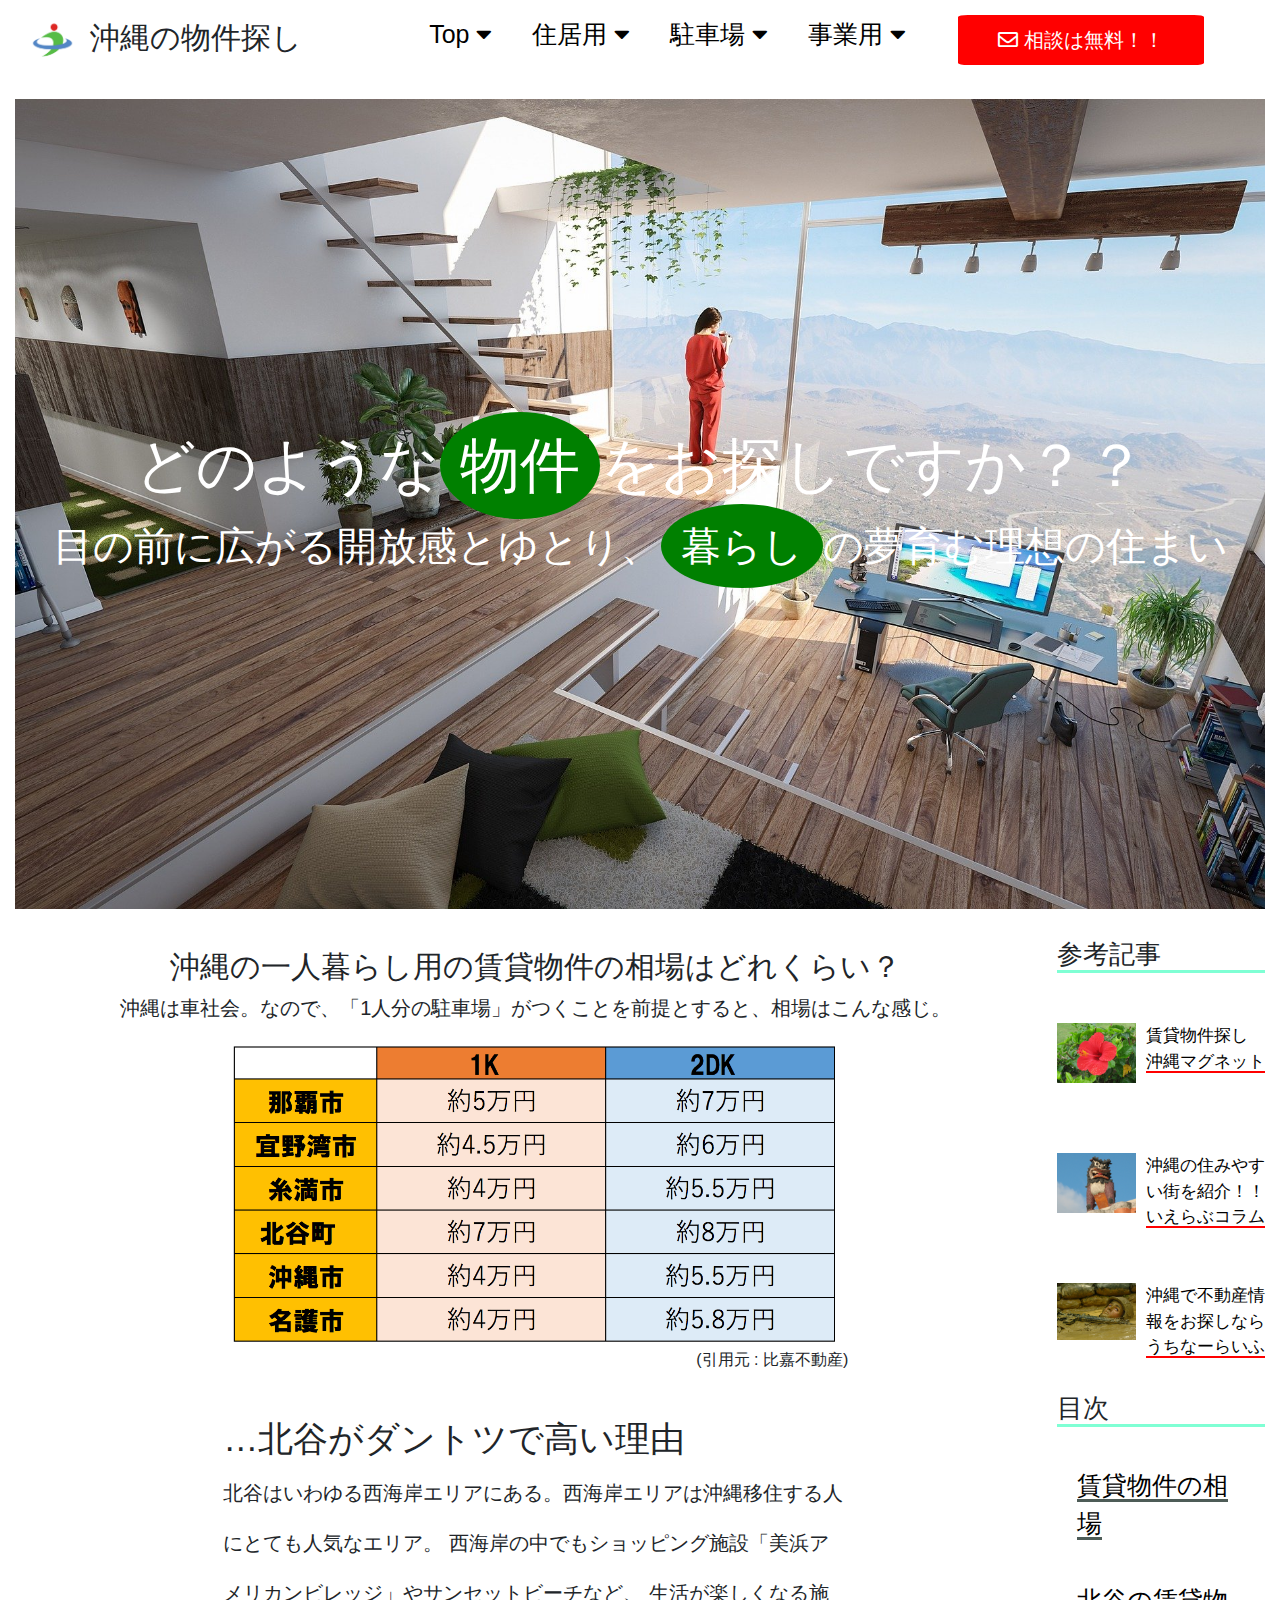
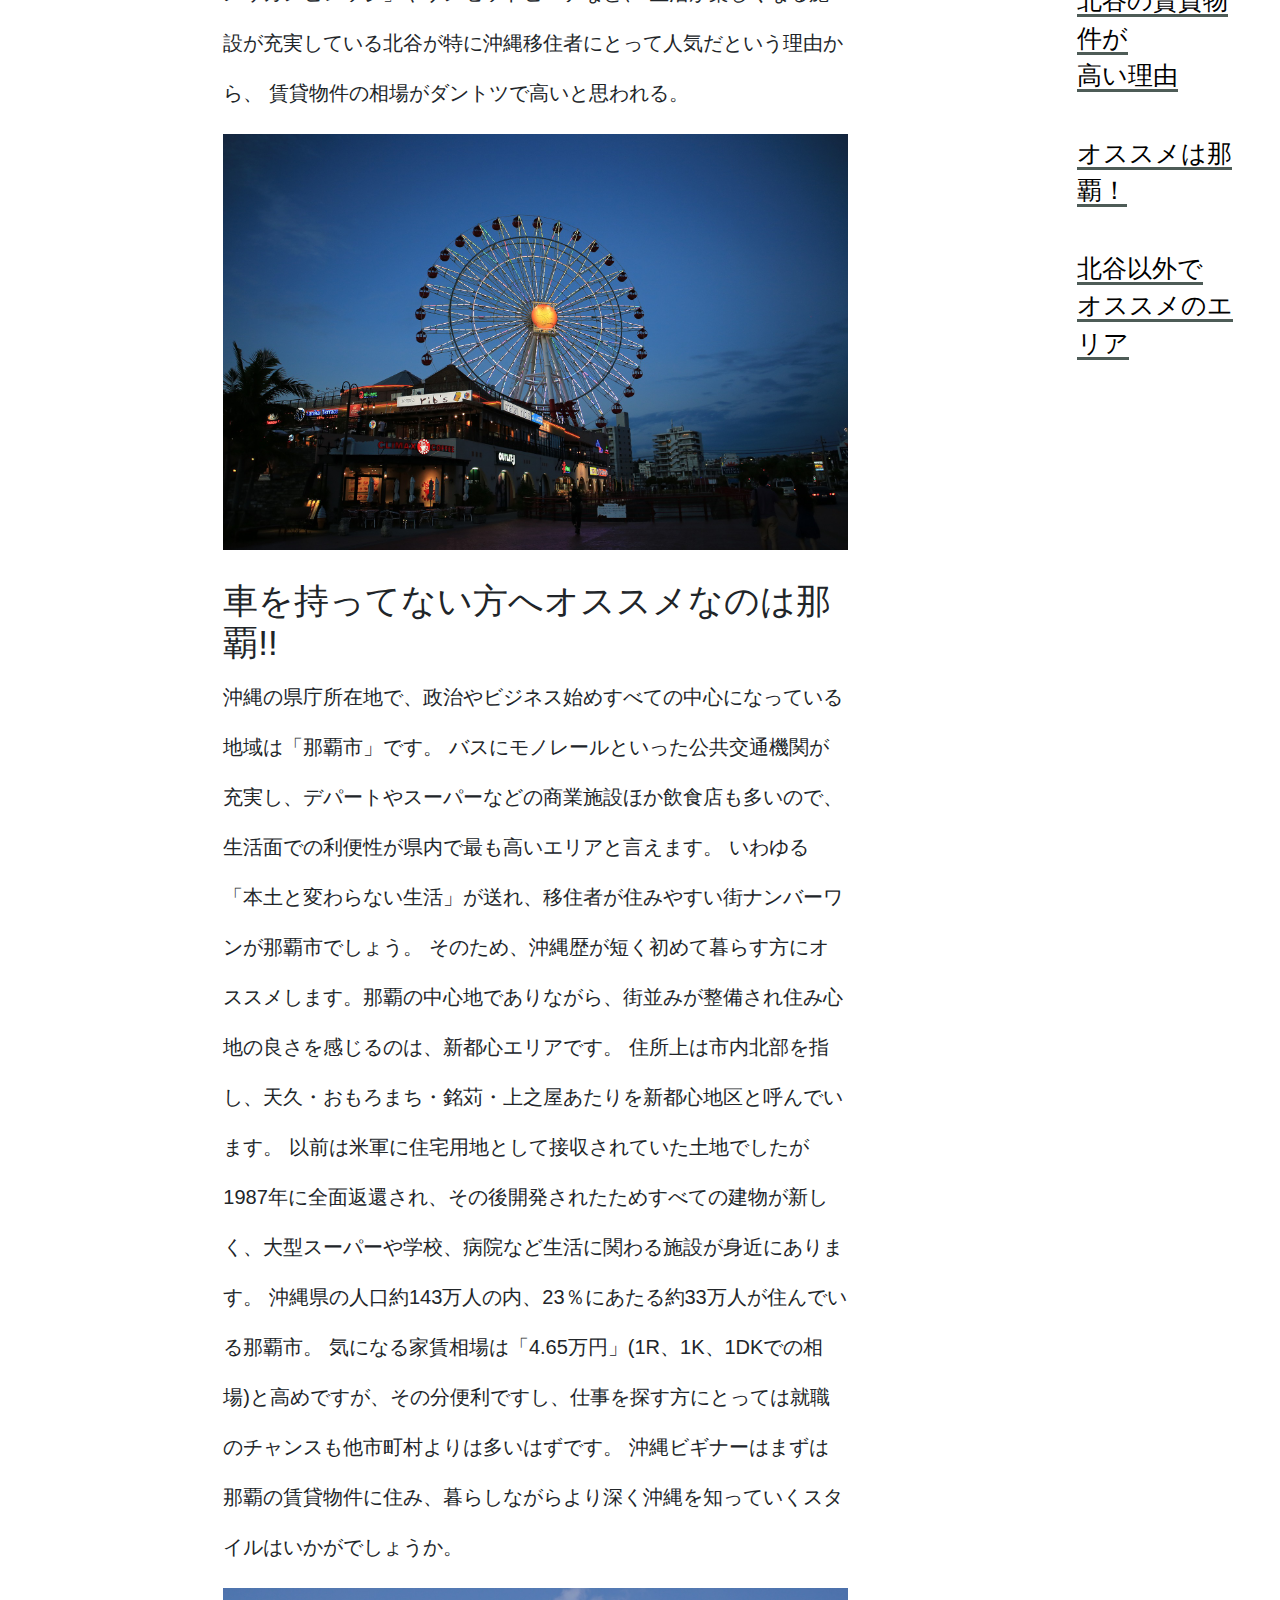
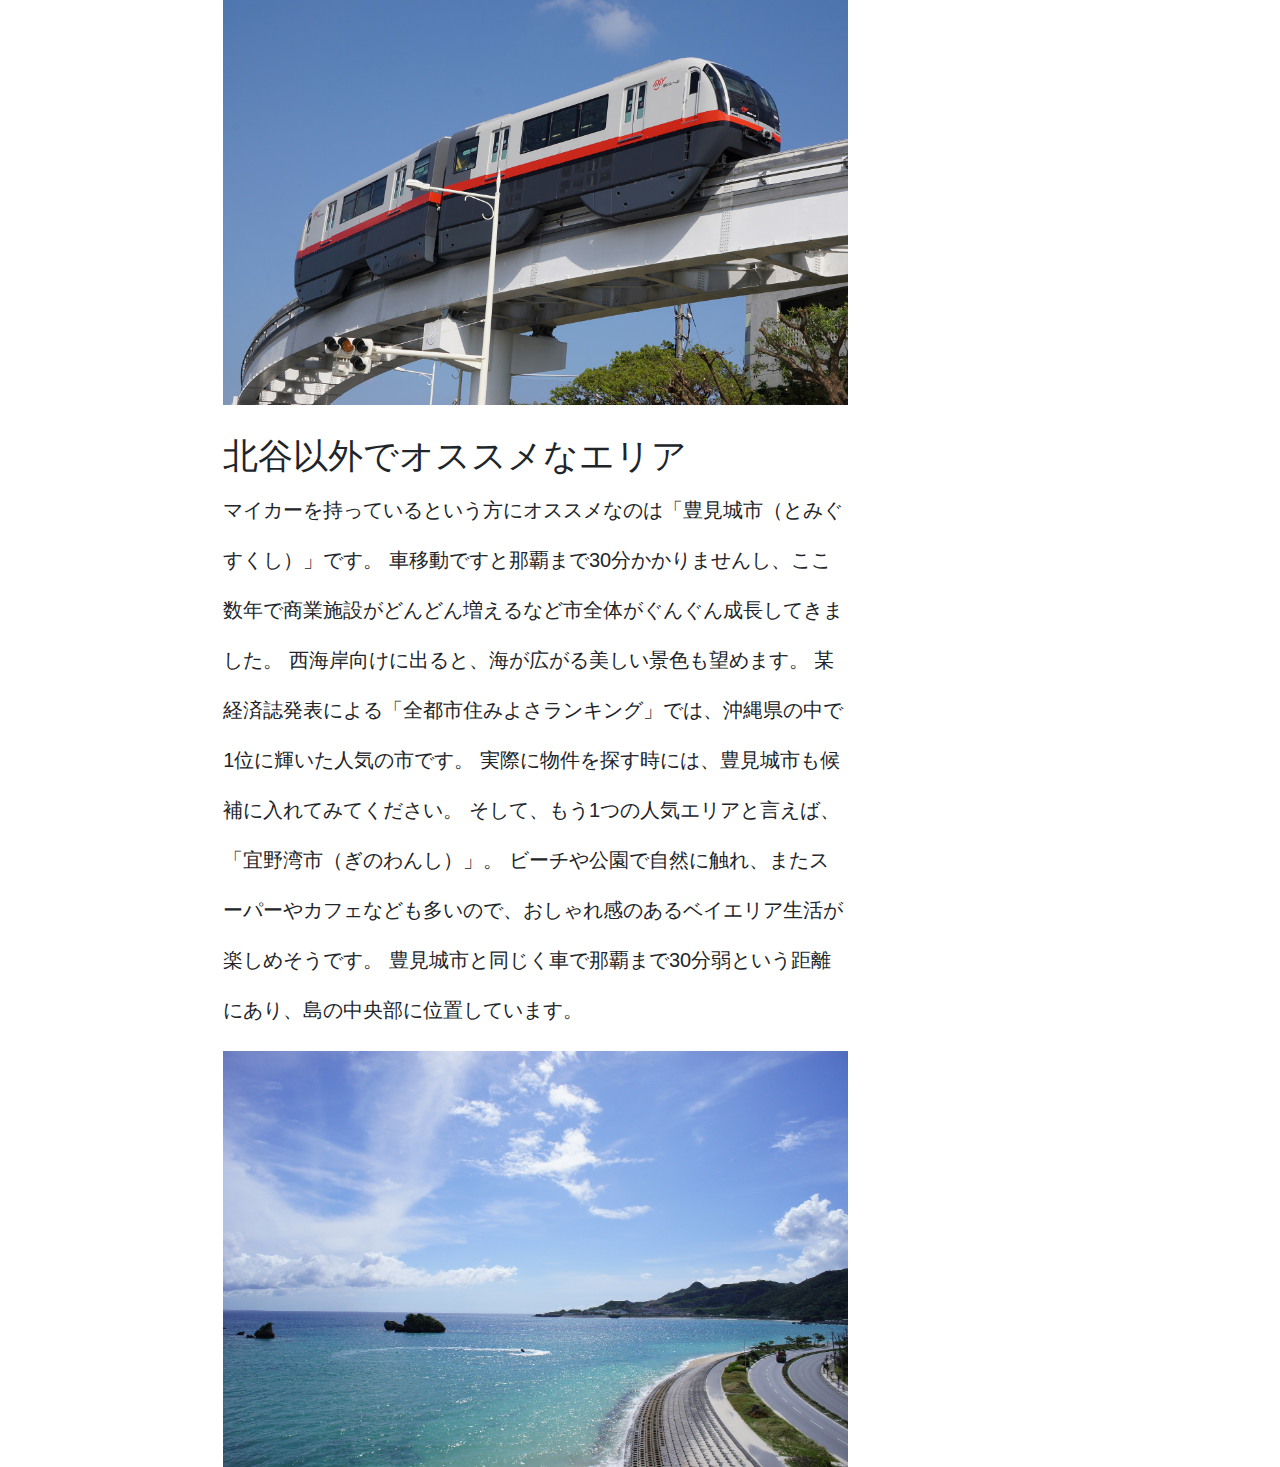
<file: index.html>
<!DOCTYPE html>
<html lang="en">

<head>
    <meta charset="UTF-8">
    <meta name="viewport" content="width=device-width, initial-scale=1.0">
    <meta http-equiv="X-UA-Compatible" content="ie=edge">
    <title>賃貸探し1</title>
    <link rel="stylesheet" href="./assets/css/reset.css">
    <link rel="stylesheet" href="https://stackpath.bootstrapcdn.com/bootstrap/4.3.1/css/bootstrap.min.css"
        integrity="sha384-ggOyR0iXCbMQv3Xipma34MD+dH/1fQ784/j6cY/iJTQUOhcWr7x9JvoRxT2MZw1T" crossorigin="anonymous">
    <link href="https://use.fontawesome.com/releases/v5.6.1/css/all.css" rel="stylesheet">
    <link rel="stylesheet" href="./assets/css/common.css">
    <link rel="stylesheet" href="./assets/css/header.css">


</head>

<body>
    <div class="container-fluid">
        <header>
            <h1><img src="./assets/img/flag-38996_640.png" alt="">沖縄の物件探し</h1>
            <ul class="nav justify-content-center mt-2">
                <li class="nav-item mr-2">
                    <a class="nav-link active" href="./index.html">Top <i class="fas fa-caret-down"></i></a>
                </li>
                <li class="nav-item mr-2">
                    <a class="nav-link active" href="./detail.html">住居用 <i class="fas fa-caret-down"></i></a>
                </li>
                <li class="nav-item mr-2">
                    <a class="nav-link" href="./parking.html">駐車場 <i class="fas fa-caret-down"></i></a>
                </li>
                <li class="nav-item">
                    <a class="nav-link" href="./error.html">事業用 <i class="fas fa-caret-down"></i></a>
                </li>
            </ul>


            <!-- モーダル -->
            <div class="btn-wrapper modal-wrapper">
                <div class="btn">
                    <div class="header-right mt-2 mr-5">
                        <a class=js-modal href="#">
                            <div class="info-bar"><i class="far fa-envelope"></i> 相談は無料！！</div>
                        </a>
                    </div>
                </div>

                <div class="modal-content">
                    <div class="modal-close js-modal-close">
                        <span>×</span>
                    </div>
                    <p><i class="far fa-envelope fa-6x"></i> <br>
                        happyhousing@syota.co.jp</p>
                </div>
                <div id="modal-bg" class="js-modal-close"></div>
            </div>

            <!-- モーダルここまで-->


        </header>
        <main class="mt-4">
            <div class="catch">
                <h1>どのような<span>物件</span>をお探しですか？？</h1>
                <h3>目の前に広がる開放感とゆとり、<span>暮らし</span>の夢育む理想の住まい</h3>
            </div>
        </main>
        <section>
            <div class="main-menu">
                <div class="souba">
                    <h2 id="sec1">沖縄の一人暮らし用の賃貸物件の相場はどれくらい？</h2>
                    <p>沖縄は車社会。なので、「1人分の駐車場」がつくことを前提とすると、相場はこんな感じ。</p>

                </div>
                <div class="chintai">
                    <img src="./assets/img/yachin.png" alt="">
                    <p>(引用元 : 比嘉不動産)</p>
                </div>
                <div class="reason">
                    <h2 id="sec2">…北谷がダントツで高い理由</h2>
                    <p>北谷はいわゆる西海岸エリアにある。西海岸エリアは沖縄移住する人にとても人気なエリア。
                        西海岸の中でもショッピング施設「美浜アメリカンビレッジ」やサンセットビーチなど、
                        生活が楽しくなる施設が充実している北谷が特に沖縄移住者にとって人気だという理由から、
                        賃貸物件の相場がダントツで高いと思われる。
                    </p>
                    <img src="./assets/img/japan-1994388_1920.jpg" alt="">
                    <h2 id="sec3">車を持ってない方へオススメなのは那覇!!</h2>
                    <p>沖縄の県庁所在地で、政治やビジネス始めすべての中心になっている地域は「那覇市」です。

                        バスにモノレールといった公共交通機関が充実し、デパートやスーパーなどの商業施設ほか飲食店も多いので、生活面での利便性が県内で最も高いエリアと言えます。

                        いわゆる「本土と変わらない生活」が送れ、移住者が住みやすい街ナンバーワンが那覇市でしょう。

                        そのため、沖縄歴が短く初めて暮らす方にオススメします。那覇の中心地でありながら、街並みが整備され住み心地の良さを感じるのは、新都心エリアです。

                        住所上は市内北部を指し、天久・おもろまち・銘苅・上之屋あたりを新都心地区と呼んでいます。

                        以前は米軍に住宅用地として接収されていた土地でしたが1987年に全面返還され、その後開発されたためすべての建物が新しく、大型スーパーや学校、病院など生活に関わる施設が身近にあります。

                        沖縄県の人口約143万人の内、23％にあたる約33万人が住んでいる那覇市。

                        気になる家賃相場は「4.65万円」(1R、1K、1DKでの相場)と高めですが、その分便利ですし、仕事を探す方にとっては就職のチャンスも他市町村よりは多いはずです。

                        沖縄ビギナーはまずは那覇の賃貸物件に住み、暮らしながらより深く沖縄を知っていくスタイルはいかがでしょうか。
                    </p>
                    <img src="./assets/img/the-monorail-2234868_1920.jpg" alt="">
                    <h2 id="sec4">北谷以外でオススメなエリア</h2>
                    <p>マイカーを持っているという方にオススメなのは「豊見城市（とみぐすくし）」です。

                        車移動ですと那覇まで30分かかりませんし、ここ数年で商業施設がどんどん増えるなど市全体がぐんぐん成長してきました。

                        西海岸向けに出ると、海が広がる美しい景色も望めます。

                        某経済誌発表による「全都市住みよさランキング」では、沖縄県の中で1位に輝いた人気の市です。

                        実際に物件を探す時には、豊見城市も候補に入れてみてください。

                        そして、もう1つの人気エリアと言えば、「宜野湾市（ぎのわんし）」。

                        ビーチや公園で自然に触れ、またスーパーやカフェなども多いので、おしゃれ感のあるベイエリア生活が楽しめそうです。

                        豊見城市と同じく車で那覇まで30分弱という距離にあり、島の中央部に位置しています。
                    </p>
                    <img src="./assets/img/blue-1094865_1920.jpg" alt="">


                </div>
            </div>
            <div class="aside-menu">
                <h4 class="ani">参考記事</h4>
                <a href="https://okinawa-mag.net/okinawa-rentalhouse/">
                    <div class="site ani">
                        <div class="site-img">
                            <img src="./assets/img/hibiscus-1276553_1920.jpg" alt="">
                        </div>
                        <p>賃貸物件探し<br><span>沖縄マグネット</span></p>
                    </div>
                </a>
                <a href="https://www.ielove.co.jp/column/contents/00978/#i-1">
                    <div class="site ani">
                        <div class="site-img">
                            <img src="./assets/img/shisa-648384_1920.jpg" alt="">
                        </div>
                        <p>沖縄の住みやすい街を紹介！！<br><span>いえらぶコラム</span></p>
                    </div>
                </a>
                <a href="https://www.e-uchina.net/">
                    <div class="site ani">
                        <div class="site-img">
                            <img src="./assets/img/okinawa-81673_1920.jpg" alt="">
                        </div>
                        <p>沖縄で不動産情報をお探しなら<br><span>うちなーらいふ</span></p>
                    </div>
                </a>
                <div class="sticked">
                    <ul>
                        <h4 class="ani2">目次</h4>
                        <li class="ani2"><a href="#sec1">賃貸物件の相場</a></li>
                        <li class="ani2"><a href="#sec2">北谷の賃貸物件が<br>高い理由</a></li>
                        <li class="ani2"><a href="#sec3">オススメは那覇！</a></li>
                        <li class="ani2"><a href="#sec4">北谷以外で<br>オススメのエリア</a></li>
                    </ul>
                </div>
            </div>
        </section>
        <footer></footer>
    </div>

    <script src="./assets/js/jquery.js"></script>
    <script src="https://cdnjs.cloudflare.com/ajax/libs/popper.js/1.14.7/umd/popper.min.js"
        integrity="sha384-UO2eT0CpHqdSJQ6hJty5KVphtPhzWj9WO1clHTMGa3JDZwrnQq4sF86dIHNDz0W1"
        crossorigin="anonymous"></script>
    <script src="https://stackpath.bootstrapcdn.com/bootstrap/4.3.1/js/bootstrap.min.js"
        integrity="sha384-JjSmVgyd0p3pXB1rRibZUAYoIIy6OrQ6VrjIEaFf/nJGzIxFDsf4x0xIM+B07jRM"
        crossorigin="anonymous"></script>

    <script src="./assets/js/common.js"></script>
    <script src="./assets/js/anime.js"></script>
</body>

</html>
</file>
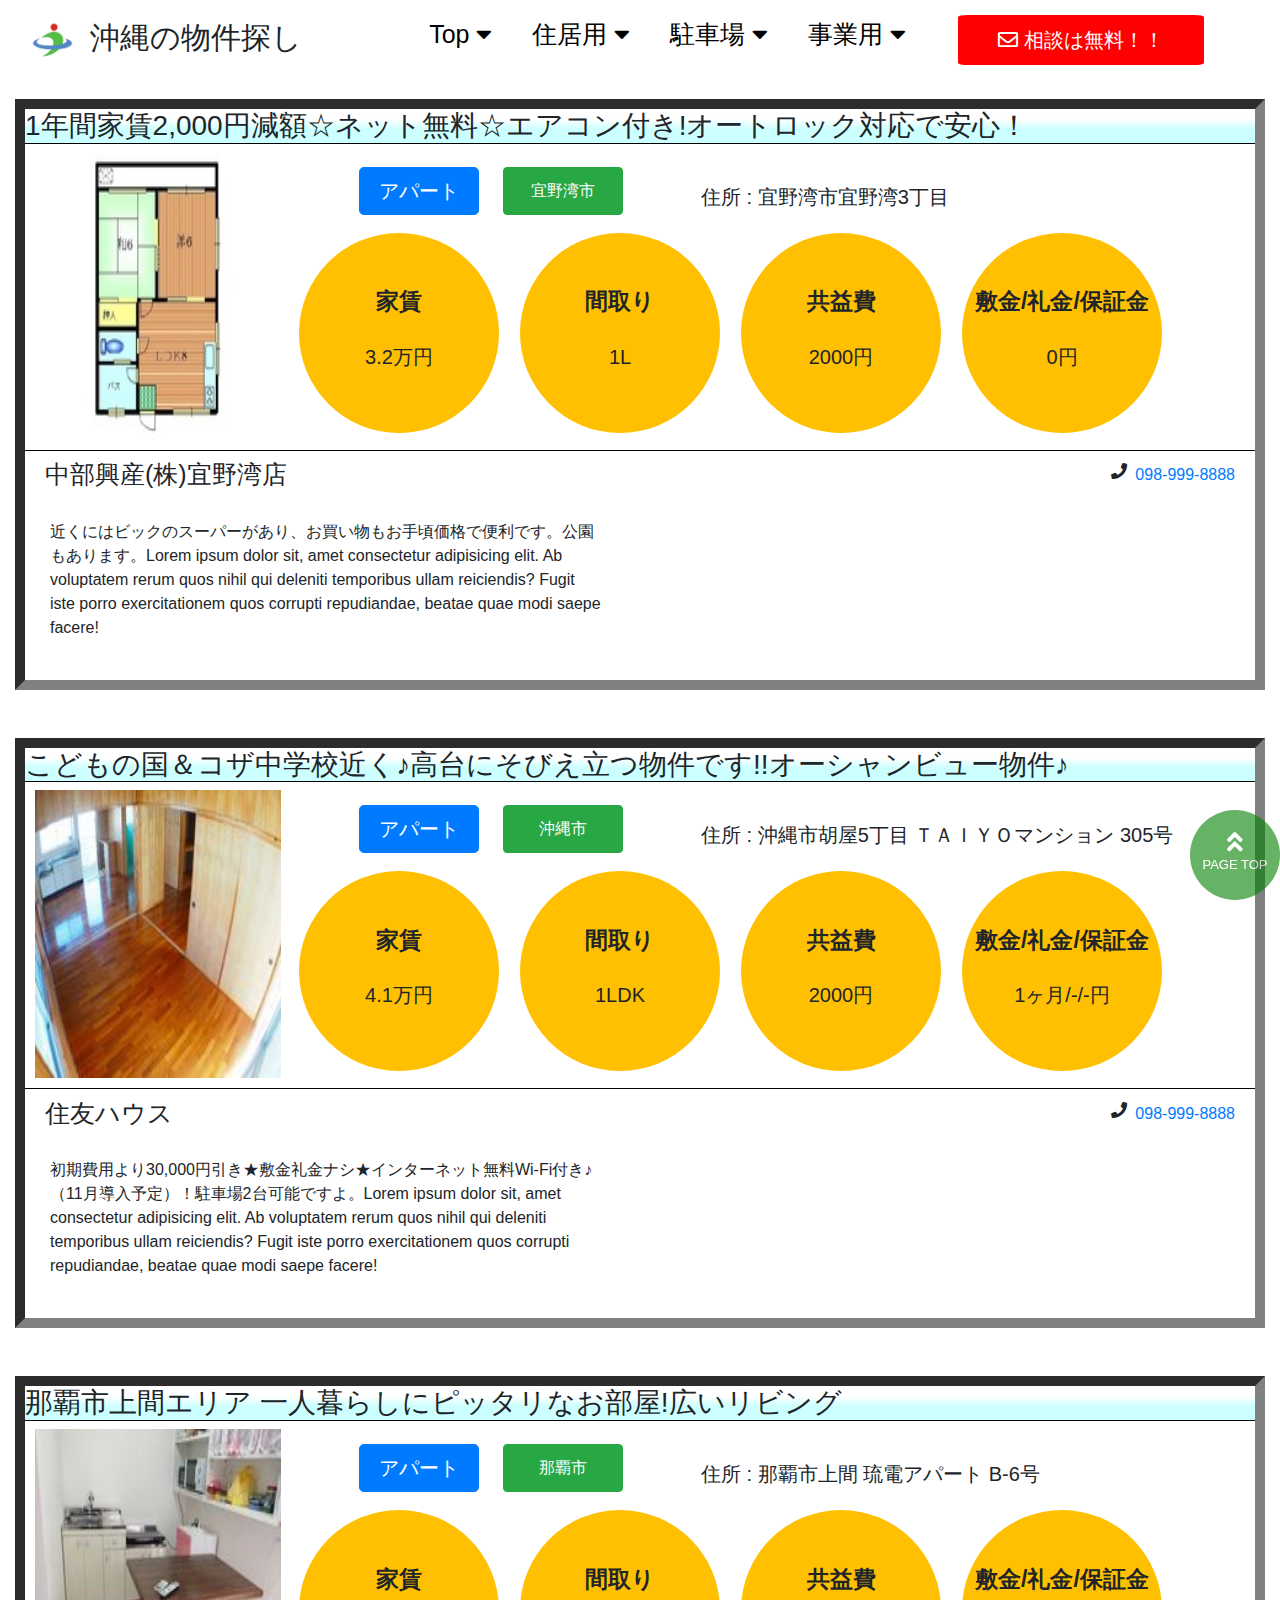
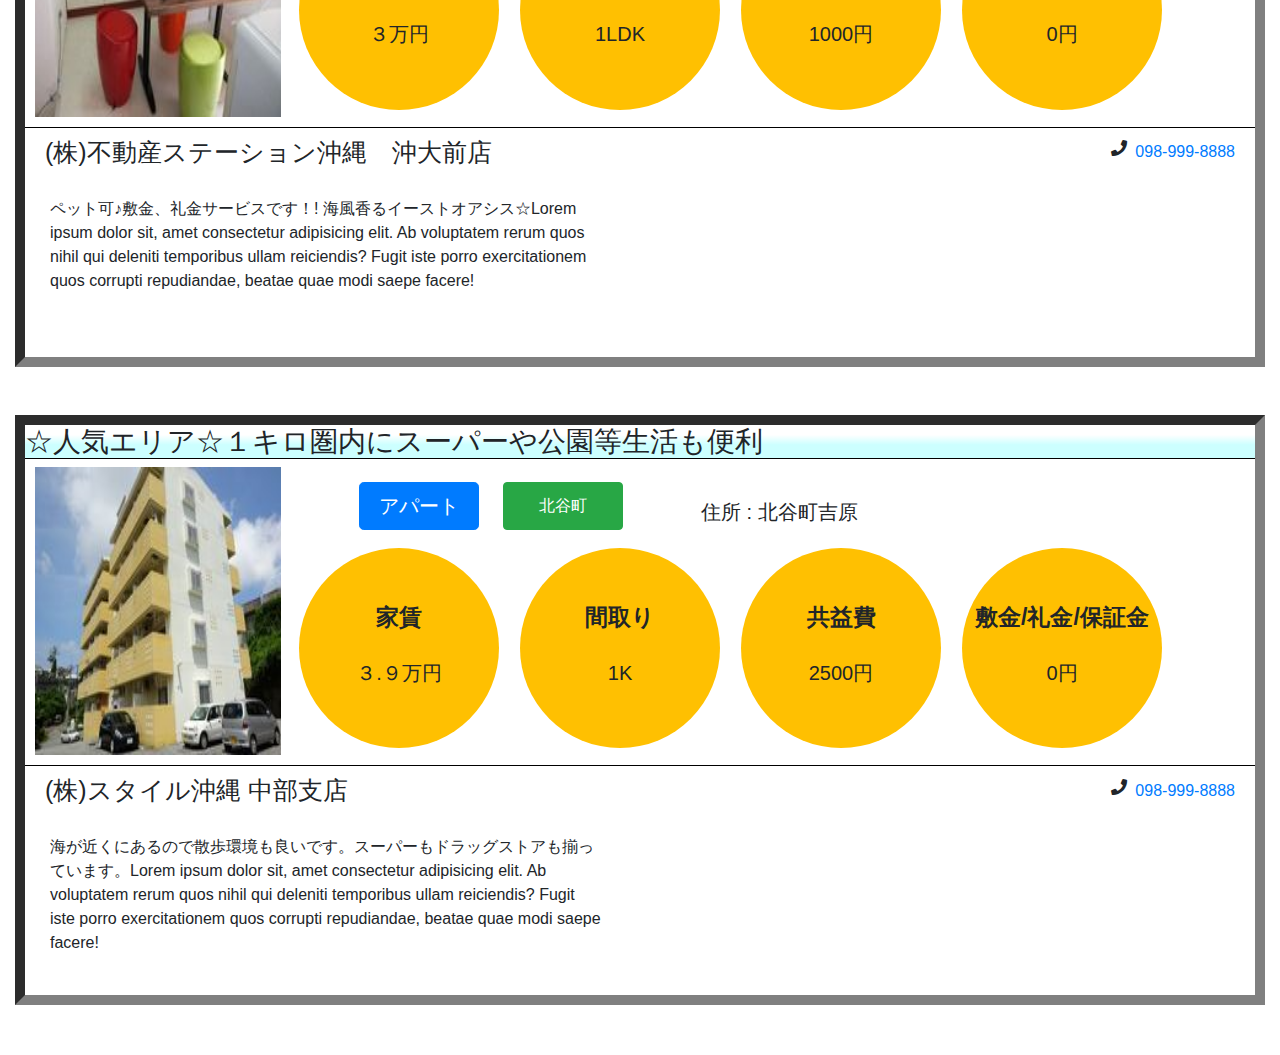
<file: detail.html>
<!DOCTYPE html>
<html lang="ja">

<head>
  <meta charset="UTF-8">
  <meta name="viewport" content="width=device-width, initial-scale=1.0">
  <meta http-equiv="X-UA-Compatible" content="ie=edge">
  <!-- 準備道具 -->
  <link rel="stylesheet" href="./assets/css/reset.css">
  <link href="https://use.fontawesome.com/releases/v5.6.1/css/all.css" rel="stylesheet">
  <!-- bootstrap cssの読み込み -->
  <link rel="stylesheet" href="https://stackpath.bootstrapcdn.com/bootstrap/4.3.1/css/bootstrap.min.css"
    integrity="sha384-ggOyR0iXCbMQv3Xipma34MD+dH/1fQ784/j6cY/iJTQUOhcWr7x9JvoRxT2MZw1T" crossorigin="anonymous">

  <!-- 書いていくファイル -->
  <link rel="stylesheet" href="./assets/css/ai.css">
  <link rel="stylesheet" href="./assets/css/header.css">
  <link rel="stylesheet" href="./assets/css/page-top.css">
  <title>賃貸探し2</title>
</head>

<body>



  <div class="container-fluid">

    <header>
      <h1><img src="./assets/img/flag-38996_640.png" alt="">沖縄の物件探し</h1>
      <ul class="nav justify-content-center mt-2">
        <li class="nav-item mr-2">
          <a class="nav-link active" href="./index.html">Top <i class="fas fa-caret-down"></i></a>
        </li>
        <li class="nav-item mr-2">
          <a class="nav-link active" href="./detail.html">住居用 <i class="fas fa-caret-down"></i></a>
        </li>
        <li class="nav-item mr-2">
          <a class="nav-link" href="./parking.html">駐車場 <i class="fas fa-caret-down"></i></a>
        </li>
        <li class="nav-item">
          <a class="nav-link" href="./error.html">事業用 <i class="fas fa-caret-down"></i></a>
        </li>
      </ul>

      <!-- モーダル -->
      <div class="btn-wrapper modal-wrapper">
        <div class="btn">
          <div class="header-right mt-2 mr-5">
            <!-- aを囲っているdivに付けたらボタンが押せない現象が。js-modalをaタグにつければ上手くいく -->
            <a href="#" class=" js-modal">
              <div class="info-bar"><i class="far fa-envelope"></i> 相談は無料！！</div>
            </a>
          </div>
        </div>

        <div class="modal-content">
          <div class="modal-close js-modal-close">
            <span>×</span>
          </div>
          <p><i class="far fa-envelope fa-6x"></i> <br>
            happyhousing@syota.co.jp</p>
        </div>
        <div id="modal-bg" class="js-modal-close"></div>
      </div>

      <!-- モーダルここまで-->
    </header>




    <main>
      <!-- ① 宜野湾-->
      <div class="main-box mt-4">
        <h5>1年間家賃2,000円減額☆ネット無料☆エアコン付き!オートロック対応で安心！</h5>
        <div class="big-box">
          <img src="./assets/img/rayout5.jpg" alt="">

          <div class="information">

            <div class="address">
              <button type="button" class="btn btn-primary btn-lg small btn-size">アパート</button>
              <button type="button" class="btn btn-success ml-4 btn-size">宜野湾市</button>
              <p class="address">住所 : 宜野湾市宜野湾3丁目</p>
            </div>

            <div class="info-box">
              <div class="info">
                <button type="button" class="btn mb-3 btn-hover">家賃</button>
                <p>3.2万円</p>
              </div>
              <div class="info">
                <button type="button" class="btn btn-hover mb-3">間取り</button>
                <p>1L</p>
              </div>
              <div class="info">
                <button type="button" class="btn btn-hover mb-3">共益費</button>
                <p>2000円</p>
              </div>
              <div class="info">
                <button type="button" class="btn btn-hover mb-3">敷金/礼金/保証金</button>
                <p>0円</p>
              </div>
            </div>
          </div>
        </div>

        <div class="bottom">
          <p class="company">中部興産(株)宜野湾店</p>
          <div class="tel">
            <i class="fas fa-phone mr-2"></i>
            <a href="tel:098-999-8888" class="num">098-999-8888</a>
          </div>
        </div>

        <div class="map-grp">
          <p class="text">近くにはビックのスーパーがあり、お買い物もお手頃価格で便利です。公園もあります。Lorem ipsum dolor sit, amet consectetur adipisicing
            elit. Ab voluptatem rerum quos nihil qui deleniti temporibus ullam reiciendis? Fugit iste porro
            exercitationem quos corrupti repudiandae, beatae quae modi saepe facere!</p>
          <div class="map">
            <iframe
              src="https://www.google.com/maps/embed?pb=!1m18!1m12!1m3!1d7156.047655936127!2d127.75240812420758!3d26.260890055172574!2m3!1f0!2f0!3f0!3m2!1i1024!2i768!4f13.1!3m3!1m2!1s0x34e56ce638d123dd%3A0xc3ea079e15e08cb5!2z44CSOTAxLTIyMTEg5rKW57iE55yM5a6c6YeO5rm-5biC5a6c6YeO5rm-77yT5LiB55uu!5e0!3m2!1sja!2sjp!4v1573884972825!5m2!1sja!2sjp"
              frameborder="0" style="border:0;" allowfullscreen=""></iframe>
          </div>
        </div>

      </div>





      <!-- ② 沖縄市-->
      <div class="main-box mt-5">
        <h5>こどもの国＆コザ中学校近く♪高台にそびえ立つ物件です!!オーシャンビュー物件♪</h5>
        <div class="big-box">
          <img src="./assets/img/layout2.jpg" alt="">
          <div class="information">
            <div class="address">
              <button type="button" class="btn btn-primary btn-lg small btn-size">アパート</button>
              <button type="button" class="btn btn-success ml-4 btn-size">沖縄市</button>
              <p class="address"> 住所 : 沖縄市胡屋5丁目 ＴＡＩＹＯマンション 305号</p>
            </div>

            <div class="info-box">
              <div class="info">
                <button type="button" class="btn btn-hover mb-3">家賃</button>
                <p>4.1万円</p>
              </div>
              <div class="info">
                <button type="button" class="btn btn-hover mb-3">間取り</button>
                <p>1LDK</p>
              </div>
              <div class="info">
                <button type="button" class="btn btn-hover mb-3">共益費</button>
                <p>2000円</p>
              </div>
              <div class="info">
                <button type="button" class="btn btn-hover mb-3">敷金/礼金/保証金</button>
                <p>1ヶ月/-/-円</p>
              </div>
            </div>
          </div>
        </div>
        <div class="bottom">
          <p class="company">住友ハウス</p>
          <div class="tel">
            <i class="fas fa-phone mr-2"></i>
            <a href="tel:098-999-8888" class="num">098-999-8888</a>
          </div>
        </div>


        <div class="map-grp">
          <p class="text">初期費用より30,000円引き★敷金礼金ナシ★インターネット無料Wi-Fi付き♪（11月導入予定）！駐車場2台可能ですよ。Lorem ipsum dolor sit, amet
            consectetur adipisicing elit. Ab voluptatem rerum quos nihil qui deleniti temporibus ullam reiciendis? Fugit
            iste porro exercitationem quos corrupti repudiandae, beatae quae modi saepe facere!</p>
          <div class="map">
            <iframe
              src="https://www.google.com/maps/embed?pb=!1m18!1m12!1m3!1d3578.935756623753!2d127.6989150147735!3d26.231276895406992!2m3!1f0!2f0!3f0!3m2!1i1024!2i768!4f13.1!3m3!1m2!1s0x34e56bc2cab71661%3A0x691432792a2e6d9f!2z44GG44Gh44Gq44O844KJ44GE44G15Ye654mI!5e0!3m2!1sja!2sjp!4v1573888232551!5m2!1sja!2sjp"
              width="600" height="450" frameborder="0" style="border:0;" allowfullscreen=""></iframe>
          </div>
        </div>

      </div>





      <!-- ③ 那覇市-->
      <div class="main-box mt-5">
        <h5>那覇市上間エリア 一人暮らしにピッタリなお部屋!広いリビング </h5>
        <div class="big-box">
          <img src="./assets/img/layout3.jpg" alt="">
          <div class="information">
            <div class="address">
              <button type="button" class="btn btn-primary btn-lg small btn-size">アパート</button>
              <button type="button" class="btn btn-success ml-4 btn-size">那覇市</button>
              <p class="address">住所 : 那覇市上間 琉電アパート B-6号</p>
            </div>
            <div class="info-box">
              <div class="info">
                <button type="button" class="btn btn-hover mb-3">家賃</button>
                <p>３万円</p>
              </div>
              <div class="info">
                <button type="button" class="btn btn-hover mb-3">間取り</button>
                <p>1LDK</p>
              </div>
              <div class="info">
                <button type="button" class="btn btn-hover mb-3">共益費</button>
                <p>1000円</p>
              </div>
              <div class="info">
                <button type="button" class="btn btn-hover mb-3">敷金/礼金/保証金</button>
                <p>0円</p>
              </div>
            </div>

          </div>
        </div>

        <div class="bottom">
          <p class="company">(株)不動産ステーション沖縄　沖大前店</p>
          <div class="tel">
            <i class="fas fa-phone mr-2"></i>
            <a href="tel:098-999-8888" class="num">098-999-8888</a>
          </div>
        </div>


        <div class="map-grp">
          <p class="text"> ペット可♪敷金、礼金サービスです！! 海風香るイーストオアシス☆Lorem ipsum dolor sit, amet consectetur adipisicing elit. Ab
            voluptatem rerum quos nihil qui deleniti temporibus ullam reiciendis? Fugit iste porro exercitationem quos
            corrupti repudiandae, beatae quae modi saepe facere!</p>
          <div class="map">
            <iframe
              src="https://www.google.com/maps/embed?pb=!1m18!1m12!1m3!1d3579.9666910381193!2d127.70923031477274!3d26.197761796808077!2m3!1f0!2f0!3f0!3m2!1i1024!2i768!4f13.1!3m3!1m2!1s0x34e569387689dabb%3A0xee0a85ce62abea54!2z77yI6LOH77yJ55CJ6Zu75bel5qWt56S-!5e0!3m2!1sja!2sjp!4v1573888376731!5m2!1sja!2sjp"
              width="600" height="450" frameborder="0" style="border:0;" allowfullscreen=""></iframe>
          </div>
        </div>

      </div>




      <!-- ④ 北谷町-->
      <div class="main-box mt-5">
        <h5> ☆人気エリア☆１キロ圏内にスーパーや公園等生活も便利</h5>
        <div class="big-box">
          <img src="./assets/img/layout4.jpg" alt="">
          <div class="information">
            <div class="address">
              <button type="button" class="btn btn-primary btn-lg small btn-size">アパート</button>
              <button type="button" class="btn btn-success ml-4 btn-size">北谷町</button>
              <p class="address">住所 : 北谷町吉原</p>
            </div>

            <div class="info-box">
              <div class="info">
                <button type="button" class="btn btn-hover mb-3">家賃</button>
                <p>３.９万円</p>
              </div>
              <div class="info">
                <button type="button" class="btn btn-hover mb-3">間取り</button>
                <p>1K</p>
              </div>
              <div class="info">
                <button type="button" class="btn btn-hover mb-3">共益費</button>
                <p>2500円</p>
              </div>
              <div class="info">
                <button type="button" class="btn btn-hover mb-3">敷金/礼金/保証金</button>
                <p>0円</p>
              </div>
            </div>
          </div>
        </div>

        <div class="bottom">
          <p class="company">(株)スタイル沖縄 中部支店</p>
          <div class="tel">
            <i class="fas fa-phone mr-2"></i>
            <a href="tel:098-999-8888" class="num">098-999-8888</a>
          </div>
        </div>


        <div class="map-grp">
          <p class="text">海が近くにあるので散歩環境も良いです。スーパーもドラッグストアも揃っています。Lorem ipsum dolor sit, amet consectetur adipisicing
            elit. Ab voluptatem rerum quos nihil qui deleniti temporibus ullam reiciendis? Fugit iste porro
            exercitationem quos corrupti repudiandae, beatae quae modi saepe facere!</p>
          <div class="map">
            <iframe
              src="https://www.google.com/maps/embed?pb=!1m18!1m12!1m3!1d3576.136754955059!2d127.77365911477519!3d26.322070891603346!2m3!1f0!2f0!3f0!3m2!1i1024!2i768!4f13.1!3m3!1m2!1s0x34e512576dcdd7b3%3A0x866607daf8ff1896!2z44CSOTA0LTAxMDUg5rKW57iE55yM5Lit6aCt6YOh5YyX6LC355S65a2X5ZCJ5Y6f77yX77yU77yS4oiS77yX!5e0!3m2!1sja!2sjp!4v1573888477801!5m2!1sja!2sjp"
              width="600" height="450" frameborder="0" style="border:0;" allowfullscreen=""></iframe>
          </div>
        </div>

      </div>


    </main>

    <div class="scroll-box">
      <!-- <span class="badge badge-dark scroll">トップページへ</span> -->
      <div id="page_top"><a href="#"></a></div>
    </div>

    <footer>





    </footer>

  </div>

  <!-- jQueryのダウンロード -->
  <script src="https://ajax.googleapis.com/ajax/libs/jquery/3.3.1/jquery.min.js"></script>
  <!-- bootstrap scriptの読み込み -->
  <!-- <script src="https://code.jquery.com/jquery-3.3.1.slim.min.js"
    integrity="sha384-q8i/X+965DzO0rT7abK41JStQIAqVgRVzpbzo5smXKp4YfRvH+8abtTE1Pi6jizo" -->
    <!-- crossorigin="anonymous"></script> -->
  <script src="https://cdnjs.cloudflare.com/ajax/libs/popper.js/1.14.7/umd/popper.min.js"
    integrity="sha384-UO2eT0CpHqdSJQ6hJty5KVphtPhzWj9WO1clHTMGa3JDZwrnQq4sF86dIHNDz0W1"
    crossorigin="anonymous"></script>
  <script src="https://stackpath.bootstrapcdn.com/bootstrap/4.3.1/js/bootstrap.min.js"
    integrity="sha384-JjSmVgyd0p3pXB1rRibZUAYoIIy6OrQ6VrjIEaFf/nJGzIxFDsf4x0xIM+B07jRM"
    crossorigin="anonymous"></script>
  <!-- 自分のjs読み込み -->
  <script src="./assets/js/ai.js"></script>

</body>

</html>
</file>
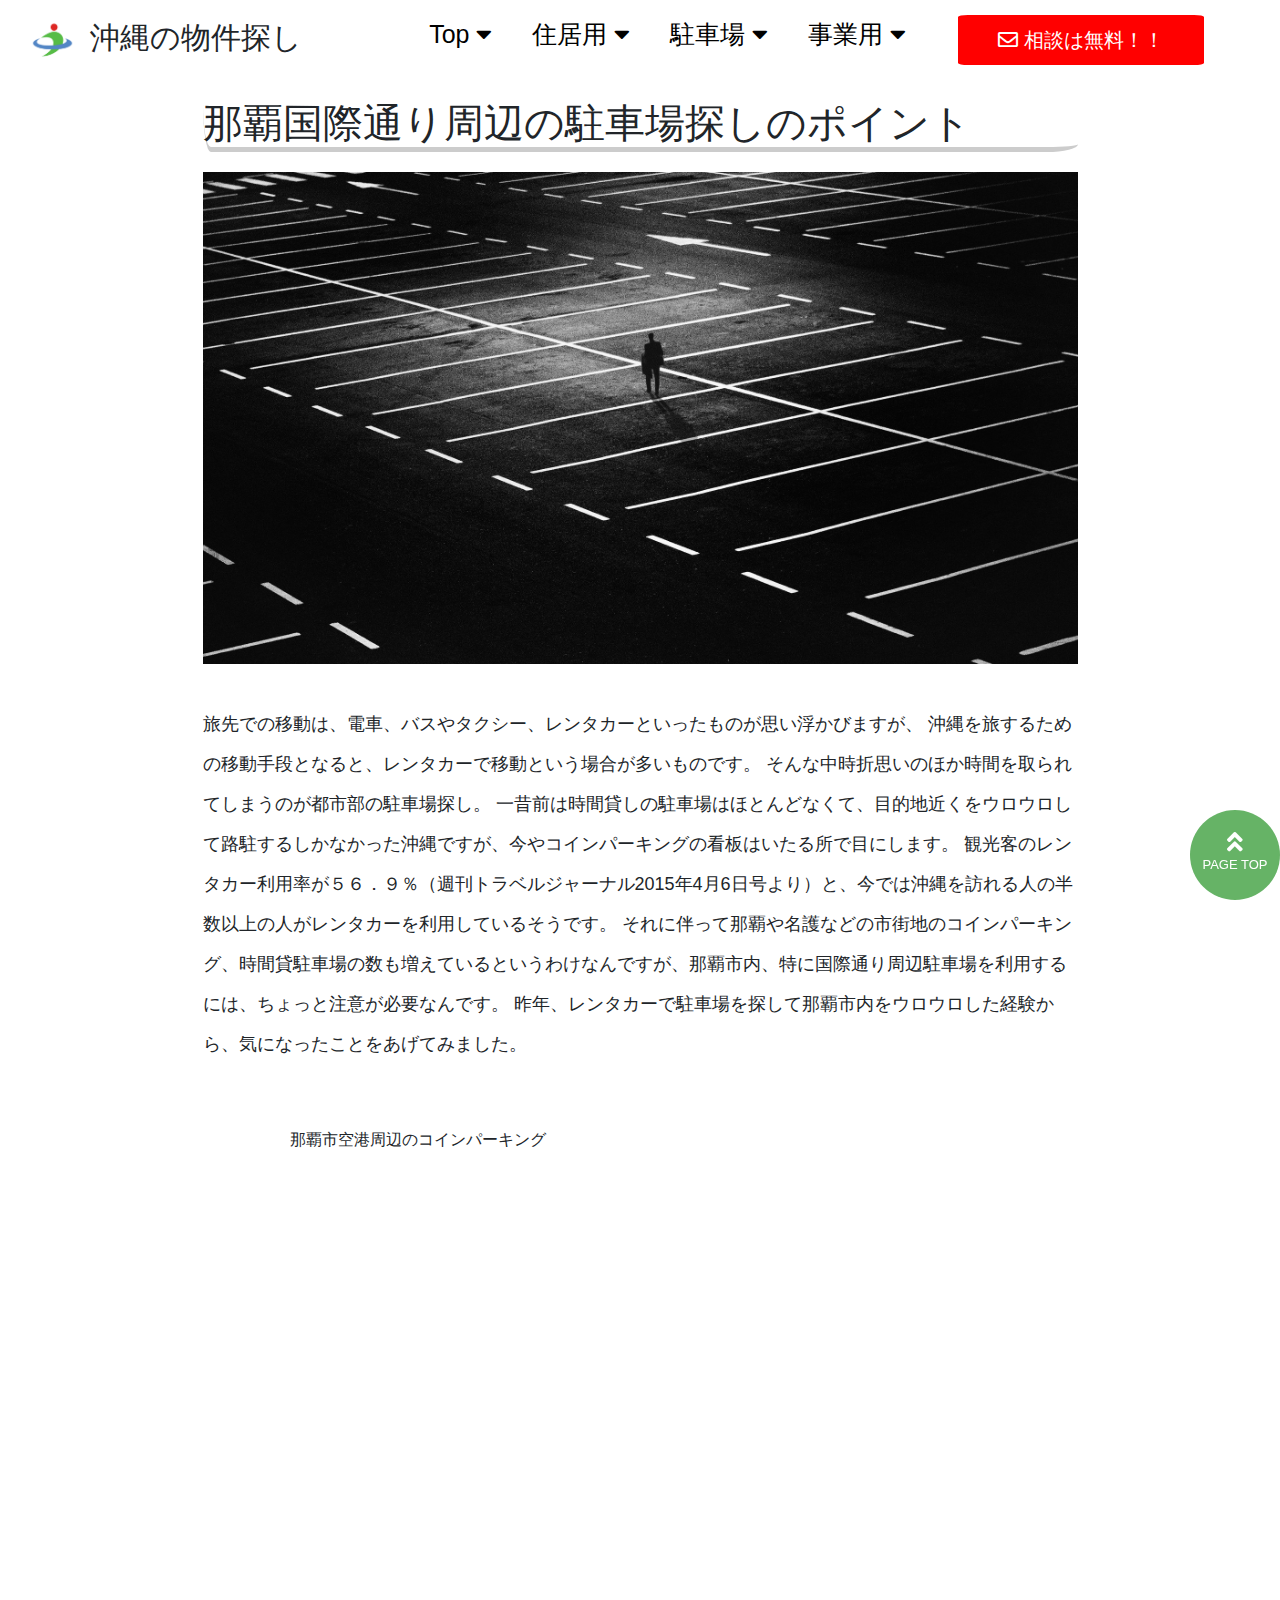
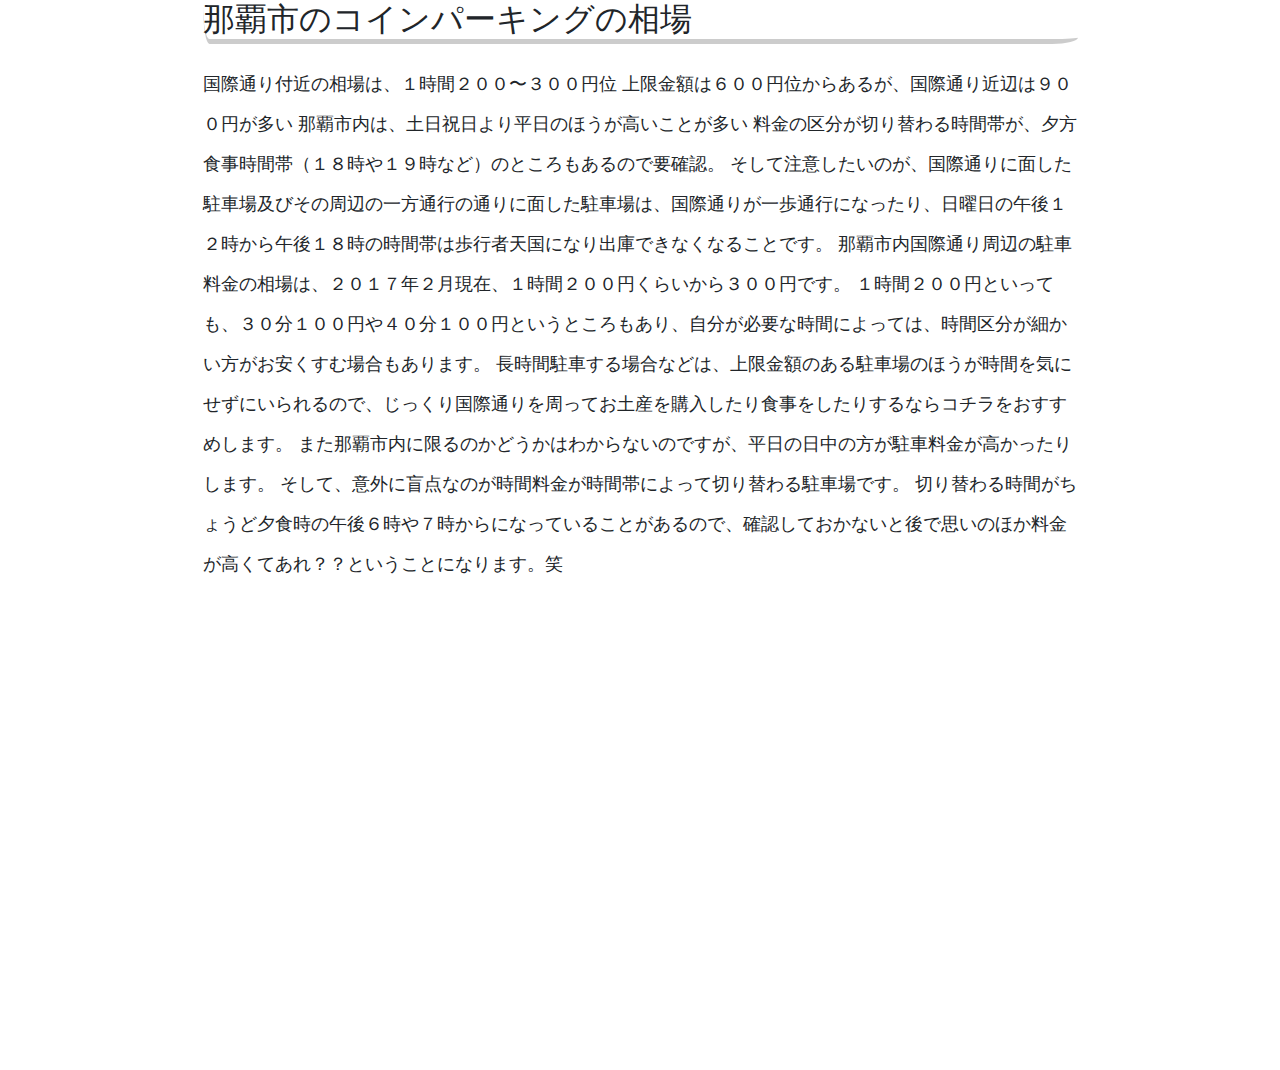
<file: parking.html>
<!DOCTYPE html>
<html lang="ja">

<head>
    <meta charset="UTF-8">
    <meta name="viewport" content="width=device-width, initial-scale=1.0">
    <meta http-equiv="X-UA-Compatible" content="ie=edge">
    <title>Document</title>
    <link rel="stylesheet" href="./assets/css/reset.css">
    <link rel="stylesheet" href="https://stackpath.bootstrapcdn.com/bootstrap/4.3.1/css/bootstrap.min.css"
        integrity="sha384-ggOyR0iXCbMQv3Xipma34MD+dH/1fQ784/j6cY/iJTQUOhcWr7x9JvoRxT2MZw1T" crossorigin="anonymous">
    <link href="https://use.fontawesome.com/releases/v5.6.1/css/all.css" rel="stylesheet">
    <link rel="stylesheet" href="./assets/css/header.css">
    <link rel="stylesheet" href="./assets/css/parking.css">
    <link rel="stylesheet" href="./assets/css/page-top.css">
</head>

<body>
    <div class="container-fluid">
        <header>
            <h1><img src="./assets/img/flag-38996_640.png" alt="">沖縄の物件探し</h1>
            <ul class="nav justify-content-center mt-2">
                <li class="nav-item mr-2">
                    <a class="nav-link active" href="./index.html">Top <i class="fas fa-caret-down"></i></a>
                </li>
                <li class="nav-item mr-2">
                    <a class="nav-link active" href="./detail.html">住居用 <i class="fas fa-caret-down"></i></a>
                </li>
                <li class="nav-item mr-2">
                    <a class="nav-link" href="./parking.html">駐車場 <i class="fas fa-caret-down"></i></a>
                </li>
                <li class="nav-item">
                    <a class="nav-link" href="./error.html">事業用 <i class="fas fa-caret-down"></i></a>
                </li>
            </ul>


            <!-- モーダル -->
            <div class="btn-wrapper modal-wrapper">
                <div class="btn">
                    <div class="header-right mt-2 mr-5">
                        <a class=js-modal href="#">
                            <div class="info-bar"><i class="far fa-envelope"></i> 相談は無料！！</div>
                        </a>
                    </div>
                </div>

                <div class="modal-content">
                    <div class="modal-close js-modal-close">
                        <span>×</span>
                    </div>
                    <p><i class="far fa-envelope fa-6x"></i> <br>
                        happyhousing@syota.co.jp</p>
                </div>
                <div id="modal-bg" class="js-modal-close"></div>
            </div>

            <!-- モーダルここまで-->


        </header>

        <main class="mt-4">
            <h1 class="topic bounceIn">那覇国際通り周辺の駐車場探しのポイント</h1>
            <div class="img-box">
            <img src="./assets/img/city-1487891_1920.jpg" alt="">
            </div>
            <p class="text">旅先での移動は、電車、バスやタクシー、レンタカーといったものが思い浮かびますが、
                沖縄を旅するための移動手段となると、レンタカーで移動という場合が多いものです。
                そんな中時折思いのほか時間を取られてしまうのが都市部の駐車場探し。

                一昔前は時間貸しの駐車場はほとんどなくて、目的地近くをウロウロして路駐するしかなかった沖縄ですが、今やコインパーキングの看板はいたる所で目にします。

                観光客のレンタカー利用率が５６．９％（週刊トラベルジャーナル2015年4月6日号より）と、今では沖縄を訪れる人の半数以上の人がレンタカーを利用しているそうです。

                それに伴って那覇や名護などの市街地のコインパーキング、時間貸駐車場の数も増えているというわけなんですが、那覇市内、特に国際通り周辺駐車場を利用するには、ちょっと注意が必要なんです。

                昨年、レンタカーで駐車場を探して那覇市内をウロウロした経験から、気になったことをあげてみました。</p>

                <br><br>
                <p class="map-text">那覇市空港周辺のコインパーキング</p>
            <div class="map">
                <iframe
                    src="https://www.google.com/maps/embed?pb=!1m16!1m12!1m3!1d28635.5623061911!2d127.66836124576686!3d26.214717284081466!2m3!1f0!2f0!3f0!3m2!1i1024!2i768!4f13.1!2m1!1z5rKW57iE55yM6YKj6KaH5biC5LuY6L-R44Gu6aeQ6LuK5aC0!5e0!3m2!1sja!2sjp!4v1574003533432!5m2!1sja!2sjp"
                   frameborder="0" style="border:0;" allowfullscreen=""></iframe>
            </div>
            <br><br>
            <h2>那覇市のコインパーキングの相場</h2>
            <p class="text ani">国際通り付近の相場は、１時間２００〜３００円位
                上限金額は６００円位からあるが、国際通り近辺は９００円が多い
                那覇市内は、土日祝日より平日のほうが高いことが多い
                料金の区分が切り替わる時間帯が、夕方食事時間帯（１８時や１９時など）のところもあるので要確認。
                
                そして注意したいのが、国際通りに面した駐車場及びその周辺の一方通行の通りに面した駐車場は、国際通りが一歩通行になったり、日曜日の午後１２時から午後１８時の時間帯は歩行者天国になり出庫できなくなることです。
                
                 
                
                那覇市内国際通り周辺の駐車料金の相場は、２０１７年２月現在、１時間２００円くらいから３００円です。
                １時間２００円といっても、３０分１００円や４０分１００円というところもあり、自分が必要な時間によっては、時間区分が細かい方がお安くすむ場合もあります。
                長時間駐車する場合などは、上限金額のある駐車場のほうが時間を気にせずにいられるので、じっくり国際通りを周ってお土産を購入したり食事をしたりするならコチラをおすすめします。
                
                また那覇市内に限るのかどうかはわからないのですが、平日の日中の方が駐車料金が高かったりします。
                そして、意外に盲点なのが時間料金が時間帯によって切り替わる駐車場です。
                切り替わる時間がちょうど夕食時の午後６時や７時からになっていることがあるので、確認しておかないと後で思いのほか料金が高くてあれ？？ということになります。笑
            </p>

            <div class="point">
                <h5>コインパーキング探しのポイント</h5>
                <ul>
                    <li>1時間200〜300円あたりを狙う！</li>
                    <li>国際通り周辺は比較的安い</li>
                    <li>路駐は自己責任！！</li>
                    <li>時間帯で利用料金が変わるので気を付ける</li>
                </ul>
            </div>
            
        </main>
        <footer>
            <div id="page_top"><a href="#"></a></div>
        </footer>
    </div>


    <script src="./assets/js/jquery.js"></script>
    <script src="https://cdnjs.cloudflare.com/ajax/libs/popper.js/1.14.7/umd/popper.min.js"
        integrity="sha384-UO2eT0CpHqdSJQ6hJty5KVphtPhzWj9WO1clHTMGa3JDZwrnQq4sF86dIHNDz0W1"
        crossorigin="anonymous"></script>
    <script src="https://stackpath.bootstrapcdn.com/bootstrap/4.3.1/js/bootstrap.min.js"
        integrity="sha384-JjSmVgyd0p3pXB1rRibZUAYoIIy6OrQ6VrjIEaFf/nJGzIxFDsf4x0xIM+B07jRM"
        crossorigin="anonymous"></script>

    <script src="./assets/js/parking.js"></script>
    <script src="./assets/js/common.js"></script>
    <script src="./assets/js/anime.js"></script>
</body>

</html>
</file>
<file: assets/css/common.css>
@charset "UTF-8";

main {
    height: 90vh;
    background-color: aquamarine;
    display: flex;
    justify-content: center;
    align-items: center;
}

.catch {
    text-align: center;
}

main {
    background-image: url(../img/interior-3778708_1920.jpg);
    background-size: cover;
}

main h1 {
    color: white;
    font-size: 60px;
}
main span {
    background-color: green;
    border-radius: 100%;
    padding: 20px;
}

main h3 {
    margin-top: 20px;
    color: rgb(255, 255, 255);
    font-size: 40px;
}

section {
   display: flex;
    width: 100%;
    margin-top: 40px;
    /* height: 100vh; */
    margin:0 auto;
}
.main-menu {
    width: 100%;
    /* height: 3500px; */
}
.aside-menu {
    width: 20%;
}

.souba {
    margin-top: 40px;
    width: 100%;   
}
.souba h2{
    font-size: 30px;
    text-align: center;
}
.souba p {
    font-size: 20px;
    text-align: center;
}
.chintai img{
    width: 60%;
}
.chintai {
    display: flex;
    flex-direction: column;
    align-items: center;
}
.chintai p {
    width: 60%;
   text-align: end;
}

.reason {
    width: 60%;
    margin: 0 auto;
}
.reason h2 {
    font-size: 35px;
    margin-top: 30px;
}
.reason p {
    font-size: 20px;
    line-height: 50px;
}

.reason img {
    width: 100%;
}


/* aside-menu */
.aside-menu {
    height: 400px;
    background-color: white;
    margin:0 auto;
    /* position: fixed; */
}
.aside-menu li {
    margin: 40px 20px;
   
}

.aside-menu a {
    color: black;
    font-size: 25px;
    text-decoration: none;
    border-bottom: 3px solid rgb(78, 92, 87);

}
.aside-menu h4 {
    margin-top: 30px;
    font-size: 26px;
    border-bottom: 3px solid aquamarine;
}

.site {
    margin-top: 50px;
    margin-bottom: 10px;
    width: 100%;
    height: 80px;
    /* background-color: black; */
    display: flex;
}
.site-img {
    width: 40%;
    /* background-color: yellow; */
}
.site-img img {
    width: 100%;
}
.site p {
    margin-left: 10px;
    width: 60%;
    /* background-color: red; */
    font-size: 17px;
}
.site span {
    border-bottom: 2px solid red;
}

/* aside-menu終了 */



@keyframes flip {
    from {
      -webkit-transform: perspective(400px) scale3d(1, 1, 1) translate3d(0, 0, 0)
        rotate3d(0, 1, 0, -360deg);
      transform: perspective(400px) scale3d(1, 1, 1) translate3d(0, 0, 0) rotate3d(0, 1, 0, -360deg);
      -webkit-animation-timing-function: ease-out;
      animation-timing-function: ease-out;
    }
  
    40% {
      -webkit-transform: perspective(400px) scale3d(1, 1, 1) translate3d(0, 0, 150px)
        rotate3d(0, 1, 0, -190deg);
      transform: perspective(400px) scale3d(1, 1, 1) translate3d(0, 0, 150px)
        rotate3d(0, 1, 0, -190deg);
      -webkit-animation-timing-function: ease-out;
      animation-timing-function: ease-out;
    }
  
    50% {
      -webkit-transform: perspective(400px) scale3d(1, 1, 1) translate3d(0, 0, 150px)
        rotate3d(0, 1, 0, -170deg);
      transform: perspective(400px) scale3d(1, 1, 1) translate3d(0, 0, 150px)
        rotate3d(0, 1, 0, -170deg);
      -webkit-animation-timing-function: ease-in;
      animation-timing-function: ease-in;
    }
  
    80% {
      -webkit-transform: perspective(400px) scale3d(0.95, 0.95, 0.95) translate3d(0, 0, 0)
        rotate3d(0, 1, 0, 0deg);
      transform: perspective(400px) scale3d(0.95, 0.95, 0.95) translate3d(0, 0, 0)
        rotate3d(0, 1, 0, 0deg);
      -webkit-animation-timing-function: ease-in;
      animation-timing-function: ease-in;
    }
  
    to {
      -webkit-transform: perspective(400px) scale3d(1, 1, 1) translate3d(0, 0, 0)
        rotate3d(0, 1, 0, 0deg);
      transform: perspective(400px) scale3d(1, 1, 1) translate3d(0, 0, 0) rotate3d(0, 1, 0, 0deg);
      -webkit-animation-timing-function: ease-in;
      animation-timing-function: ease-in;
    }
  }
  .animated {
    -webkit-animation-duration: 1s;
    animation-duration: 1s;
    -webkit-animation-fill-mode: both;
    animation-fill-mode: both;
  }
  
  .animated.flip {
    -webkit-backface-visibility: visible;
    backface-visibility: visible;
    -webkit-animation-name: flip;
    animation-name: flip;
  }
  

  @keyframes lightSpeedOut {
    from {
      opacity: 1;
    }
  
    to {
      -webkit-transform: translate3d(100%, 0, 0) skewX(30deg);
      transform: translate3d(100%, 0, 0) skewX(30deg);
      opacity: 0;
    }
  }
  
  .lightSpeedOut {
    -webkit-animation-name: lightSpeedOut;
    animation-name: lightSpeedOut;
    -webkit-animation-timing-function: ease-in;
    animation-timing-function: ease-in;
  }

  /* 見出しが動く */
@keyframes bounceIn {
    from,
    20%,
    40%,
    60%,
    80%,
    to {
      -webkit-animation-timing-function: cubic-bezier(0.215, 0.61, 0.355, 1);
      animation-timing-function: cubic-bezier(0.215, 0.61, 0.355, 1);
    }
  
    0% {
      opacity: 0;
      -webkit-transform: scale3d(0.3, 0.3, 0.3);
      transform: scale3d(0.3, 0.3, 0.3);
    }
  
    20% {
      -webkit-transform: scale3d(1.1, 1.1, 1.1);
      transform: scale3d(1.1, 1.1, 1.1);
    }
  
    40% {
      -webkit-transform: scale3d(0.9, 0.9, 0.9);
      transform: scale3d(0.9, 0.9, 0.9);
    }
  
    60% {
      opacity: 1;
      -webkit-transform: scale3d(1.03, 1.03, 1.03);
      transform: scale3d(1.03, 1.03, 1.03);
    }
  
    80% {
      -webkit-transform: scale3d(0.97, 0.97, 0.97);
      transform: scale3d(0.97, 0.97, 0.97);
    }
  
    to {
      opacity: 1;
      -webkit-transform: scale3d(1, 1, 1);
      transform: scale3d(1, 1, 1);
    }
  }
  
  .bounceIn {
    -webkit-animation-duration: 0.75s;
    animation-duration: 0.75s;
    -webkit-animation-name: bounceIn;
    animation-name: bounceIn;
  }

/* スクロール時消える */
  @keyframes bounceOut {
    20% {
      -webkit-transform: scale3d(0.9, 0.9, 0.9);
      transform: scale3d(0.9, 0.9, 0.9);
    }
  
    50%,
    55% {
      opacity: 1;
      -webkit-transform: scale3d(1.1, 1.1, 1.1);
      transform: scale3d(1.1, 1.1, 1.1);
    }
  
    to {
      opacity: 0;
      -webkit-transform: scale3d(0.3, 0.3, 0.3);
      transform: scale3d(0.3, 0.3, 0.3);
    }
  }
  
  .bounceOut {
    -webkit-animation-duration: 0.75s;
    animation-duration: 0.75s;
    -webkit-animation-name: bounceOut;
    animation-name: bounceOut;
  }
</file>
<file: assets/css/header.css>
@charset "UTF-8";

header {
    height: 75px;
    background-color: white;
    display: flex;
    justify-content: space-between;
}

header h1 {
    margin-top: 15px;
    width: 30%;
    font-size: 30px;
}



.nav-item a{
    font-size:25px;
    color: black;
}
.nav-item a:hover {
    color: green;

}

header img {
    width: 20%;

}




.info-bar {
    background-color: red;
    padding: 10px 40px;
    border-radius: 4%;
}

.header-right a {
    font-size: 20px;
    color: white;
    text-decoration: none;

}


/* モーダル */
.modal-close {
    text-align: right;
    padding: 10px;
    font-size: 30px;
    cursor: pointer;
}

.modal-wrapper {
    min-height: 400px;
}

.modal-content {
    display: none;
    position: relative;
    top: 50%;
    right: 100%;
    text-align: center;
    width: 500px;
    height: 300px;
    margin-top: -150px;
    margin-left: -250px;
    background-color: #fff;
    z-index: 2;
}

.modal-content p{
    font-size: 20px;
}
#modal-bg {
    display: none;
    background-color: rgba(0, 0, 0, 0.7);
    position: fixed;
    top: 0;
    left: 0;
    right: 0;
    bottom: 0;
    z-index: 1;
}

.modal-open {
    overflow: hidden;
}

/* モーダルここまで */
</file>
<file: assets/css/ai.css>
@charset "UTF-8";

body{
  width: 100%;
}



header {
  height: 75px;
  background-color: white;
  display: flex;
  justify-content: space-between;
}

header h1 {
  margin-top: 15px;
  width: 30%;
  font-size: 30px;
}



.nav-item a{
  font-size:25px;
  color: black;
}
.nav-item a:hover {
  color: green;

}

header img {
  width: 20%;

}

.info-bar {
  background-color: red;
  padding: 10px 40px;
  border-radius: 4%;
}

.header-right a {
  font-size: 20px;
  color: white;
  text-decoration: none;

}


.btn-size{
  width: 120px;
  height: auto;
}
.info:hover{
  opacity: 0.7;
}
.info p{
  font-size: 20px;
}
.btn-hover{
  font-size: 23px;
  font-weight: bold;
}
.info{
  border-radius: 100%;
  background-color: #ffc001;
  height: 200px;
  width: 200px;
  display: flex;
  justify-content: center;
  align-items: center;
  flex-direction: column;
  margin: 18px 3px 17px 18px;
}
.info-box{
  display: flex;
}
main h5{
  font-size: 28px;
  border-bottom: 1px solid black;
  background: linear-gradient(transparent 30%, #ccffff 60%);
}

.main-box{
  width: 100%;
  border: 10px gray solid;
  border-style: inset;
}

.address{
  margin: auto;
  font-size: 20px;
}
.information{
  display: flex;
  flex-direction: column;
  width: 76%;
}
.address{
  display: flex;
  margin-left: 78px;
  margin-top: 15px;
}
main img{
  width: 20%;
  height: 288px;
  margin-left: 10px;
}
main .big-box{
  display: flex;
}
/* iconが現れない問題 */
/* altを使うとなぜか現れない。消したら出た */

.bottom{
  display: flex;
  justify-content: space-between;
  align-items: center;
  border-top: 1px solid black;
  height: 50px;
}
.company{
  margin-bottom: 0px;
  margin-left: 20px;
  font-size: 25px;
}
.tel{
  display: flex;
  margin-right: 20px;
}
.num{
  margin-bottom: 0px;
}


.map-grp{
  display: flex;
  width: 100%;
}
.map{
  width: 500px;
  height: 170px;
  margin-bottom: 10px;

}
.text{
  width: 45%;
  padding-top: 20px;
  margin-left: 25px;
}

iframe{
  width: 100%;
  height: 100%;
  margin-left: 50px;
}

.scroll-box{
  height: 30px;
  text-align: end;
  margin-bottom: 20px;
}
.scroll{
  font-size: 15px;
  margin: 15px 25px;
  cursor: pointer;
}
</file>
<file: assets/css/page-top.css>
/* ページトップに戻る */

#page_top{
    width: 90px;
    height: 90px;
    position: fixed;
    right: 0;
    bottom: 0;
    background: green;
    opacity: 0.6;
    border-radius: 50%;
  }
  #page_top a{
    position: relative;
    display: block;
    width: 90px;
    height: 90px;
    text-decoration: none;
  }
  #page_top a::before{
    font-family: 'Font Awesome 5 Free';
    font-weight: 900;
    content: '\f102';
    font-size: 25px;
    color: #fff;
    position: absolute;
    width: 25px;
    height: 25px;
    top: -40px;
    bottom: 0;
    right: 0;
    left: 0;
    margin: auto;
    text-align: center;
  }
  #page_top a::after{
    content: 'PAGE TOP';
    font-size: 13px;
    color: #fff;
    position: absolute;
    top: 45px;
    bottom: 0;
    right: 0;
    left: 0;
    margin: auto;
    text-align: center;
  }
</file>
<file: assets/css/parking.css>
@charset "UTF-8";



main {
    width: 70%;
    margin:0 auto;
}
.topic, h2 {
    margin-bottom: 20px;
    border-bottom: 5px solid rgb(204, 204, 204);
    border-radius: 3em .5em 2em .5em/.4em 2em .5em 3em;
}

.img-box img{
    width: 100%;
}
.img-box {
    margin-bottom: 40px;
}

.text {
    font-size: 18px;
    line-height: 40px;
}

.map-text {
    width: 80%;
    margin:0 auto;
}

/* map埋め込み */
.map {
    width: 80%;
    height: 400px;
    margin:0 auto;
}
.map iframe {
    width: 100%;
    height: 100%;
}
/* map埋め込み終了 */

/* フワッとするアニメーション */
.map {
    /* height: 120px; */
    /* padding: 20px; */
    /* font-size: 100px; */
    transition: .8s;
}
.point {
    transition: 1s;
}
.point li {
    transition: .8s;
    transition-delay: .8s;
}
.point {
    width: 80%;
    height: 470px;
    margin:0 auto;
    /* background-color: pink; */
    border: 15px dotted green;
}

.point h5 {
    text-align: center;
    font-size: 35px;
    margin: 20px 0;
}
.point li {
    font-size: 25px;
    margin-left: 50px;
    line-height: 80px;
}
/* フワッとするアニメーション終了 */

/* 見出しが動く */
@keyframes bounceIn {
    from,
    20%,
    40%,
    60%,
    80%,
    to {
      -webkit-animation-timing-function: cubic-bezier(0.215, 0.61, 0.355, 1);
      animation-timing-function: cubic-bezier(0.215, 0.61, 0.355, 1);
    }
  
    0% {
      opacity: 0;
      -webkit-transform: scale3d(0.3, 0.3, 0.3);
      transform: scale3d(0.3, 0.3, 0.3);
    }
  
    20% {
      -webkit-transform: scale3d(1.1, 1.1, 1.1);
      transform: scale3d(1.1, 1.1, 1.1);
    }
  
    40% {
      -webkit-transform: scale3d(0.9, 0.9, 0.9);
      transform: scale3d(0.9, 0.9, 0.9);
    }
  
    60% {
      opacity: 1;
      -webkit-transform: scale3d(1.03, 1.03, 1.03);
      transform: scale3d(1.03, 1.03, 1.03);
    }
  
    80% {
      -webkit-transform: scale3d(0.97, 0.97, 0.97);
      transform: scale3d(0.97, 0.97, 0.97);
    }
  
    to {
      opacity: 1;
      -webkit-transform: scale3d(1, 1, 1);
      transform: scale3d(1, 1, 1);
    }
  }
  
  .bounceIn {
    -webkit-animation-duration: 0.75s;
    animation-duration: 0.75s;
    -webkit-animation-name: bounceIn;
    animation-name: bounceIn;
  }

/* スクロール時消える */
  @keyframes bounceOut {
    20% {
      -webkit-transform: scale3d(0.9, 0.9, 0.9);
      transform: scale3d(0.9, 0.9, 0.9);
    }
  
    50%,
    55% {
      opacity: 1;
      -webkit-transform: scale3d(1.1, 1.1, 1.1);
      transform: scale3d(1.1, 1.1, 1.1);
    }
  
    to {
      opacity: 0;
      -webkit-transform: scale3d(0.3, 0.3, 0.3);
      transform: scale3d(0.3, 0.3, 0.3);
    }
  }
  
  .bounceOut {
    -webkit-animation-duration: 0.75s;
    animation-duration: 0.75s;
    -webkit-animation-name: bounceOut;
    animation-name: bounceOut;
  }
</file>
